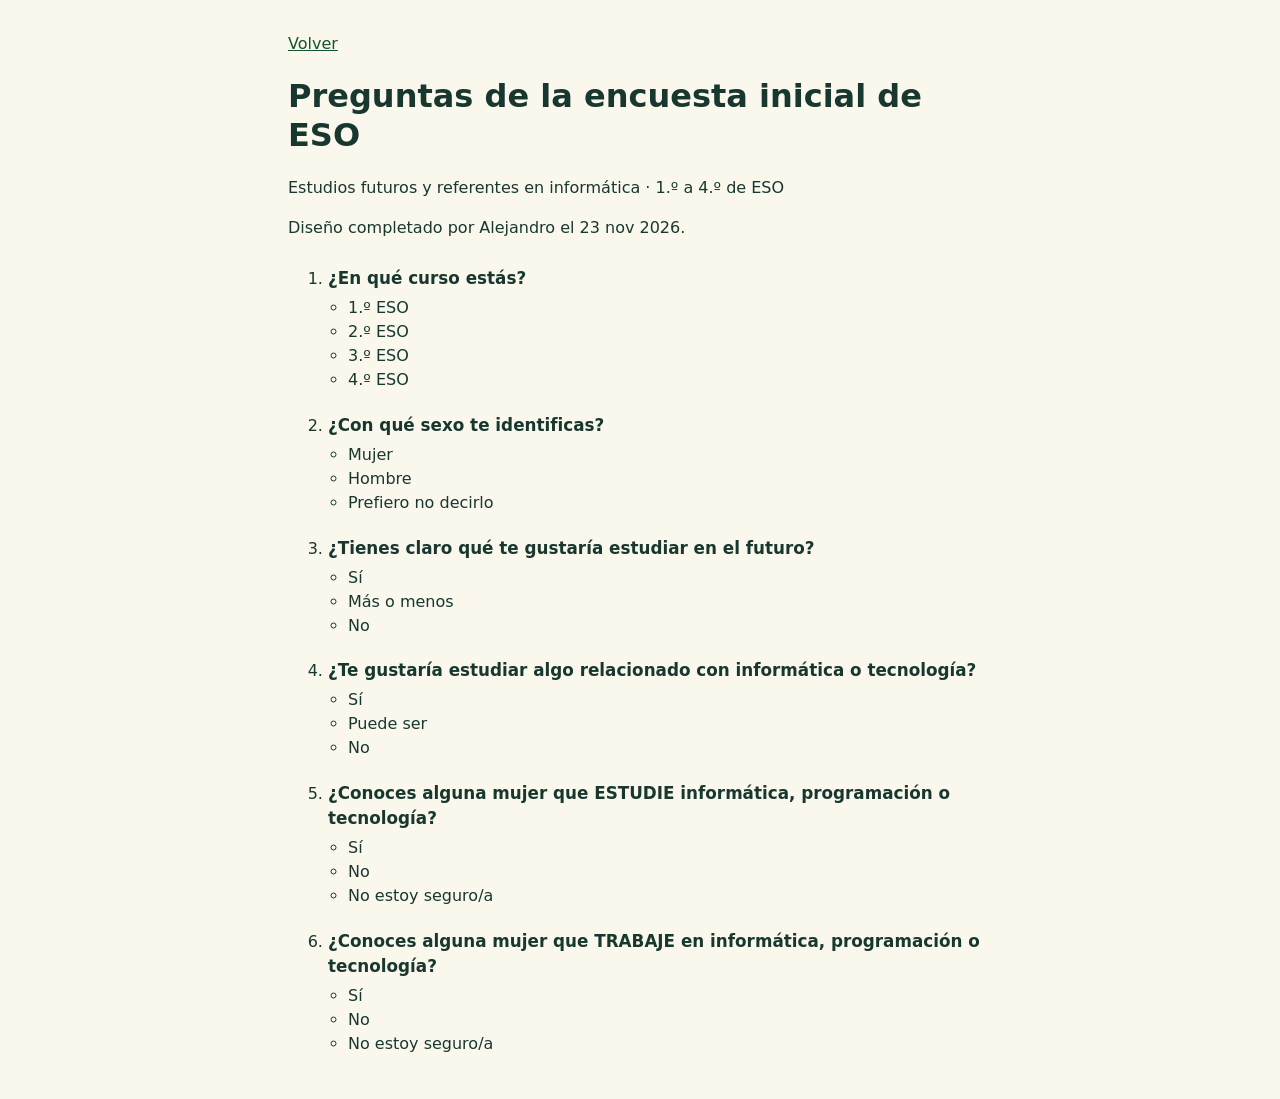
<file: encuesta-inicial-eso.html>
<!doctype html>
<html lang="es">
<head>
<meta charset="utf-8">
<meta name="viewport" content="width=device-width, initial-scale=1">
<title>Preguntas de la encuesta inicial · Erasmus+ FP</title>
<style>
body{font:1rem/1.5 system-ui,sans-serif;background:#faf7ed;color:#18382f;margin:2rem auto;padding:0 1rem;max-width:44rem}
a{color:#14532d}h1{line-height:1.2}h2{font-size:1.05rem;margin:0 0 .3rem}ol>li{padding:.65rem 0}ul{padding-inline-start:1.25rem}
</style>
<script defer src="volver.js"></script>
</head>
<body>
<main>
<p><a id="volver" href="./#apartado-7/actividad-1">Volver</a></p>
<h1>Preguntas de la encuesta inicial de ESO</h1>
<p>Estudios futuros y referentes en informática · 1.º a 4.º de ESO</p>
<p>Diseño completado por Alejandro el <time datetime="2026-11-23">23 nov 2026</time>.</p>
<ol>
<li><h2>¿En qué curso estás?</h2><ul><li>1.º ESO</li><li>2.º ESO</li><li>3.º ESO</li><li>4.º ESO</li></ul></li>
<li><h2>¿Con qué sexo te identificas?</h2><ul><li>Mujer</li><li>Hombre</li><li>Prefiero no decirlo</li></ul></li>
<li><h2>¿Tienes claro qué te gustaría estudiar en el futuro?</h2><ul><li>Sí</li><li>Más o menos</li><li>No</li></ul></li>
<li><h2>¿Te gustaría estudiar algo relacionado con informática o tecnología?</h2><ul><li>Sí</li><li>Puede ser</li><li>No</li></ul></li>
<li><h2>¿Conoces alguna mujer que ESTUDIE informática, programación o tecnología?</h2><ul><li>Sí</li><li>No</li><li>No estoy seguro/a</li></ul></li>
<li><h2>¿Conoces alguna mujer que TRABAJE en informática, programación o tecnología?</h2><ul><li>Sí</li><li>No</li><li>No estoy seguro/a</li></ul></li>
</ol>
</main>
</body>
</html>
</file>
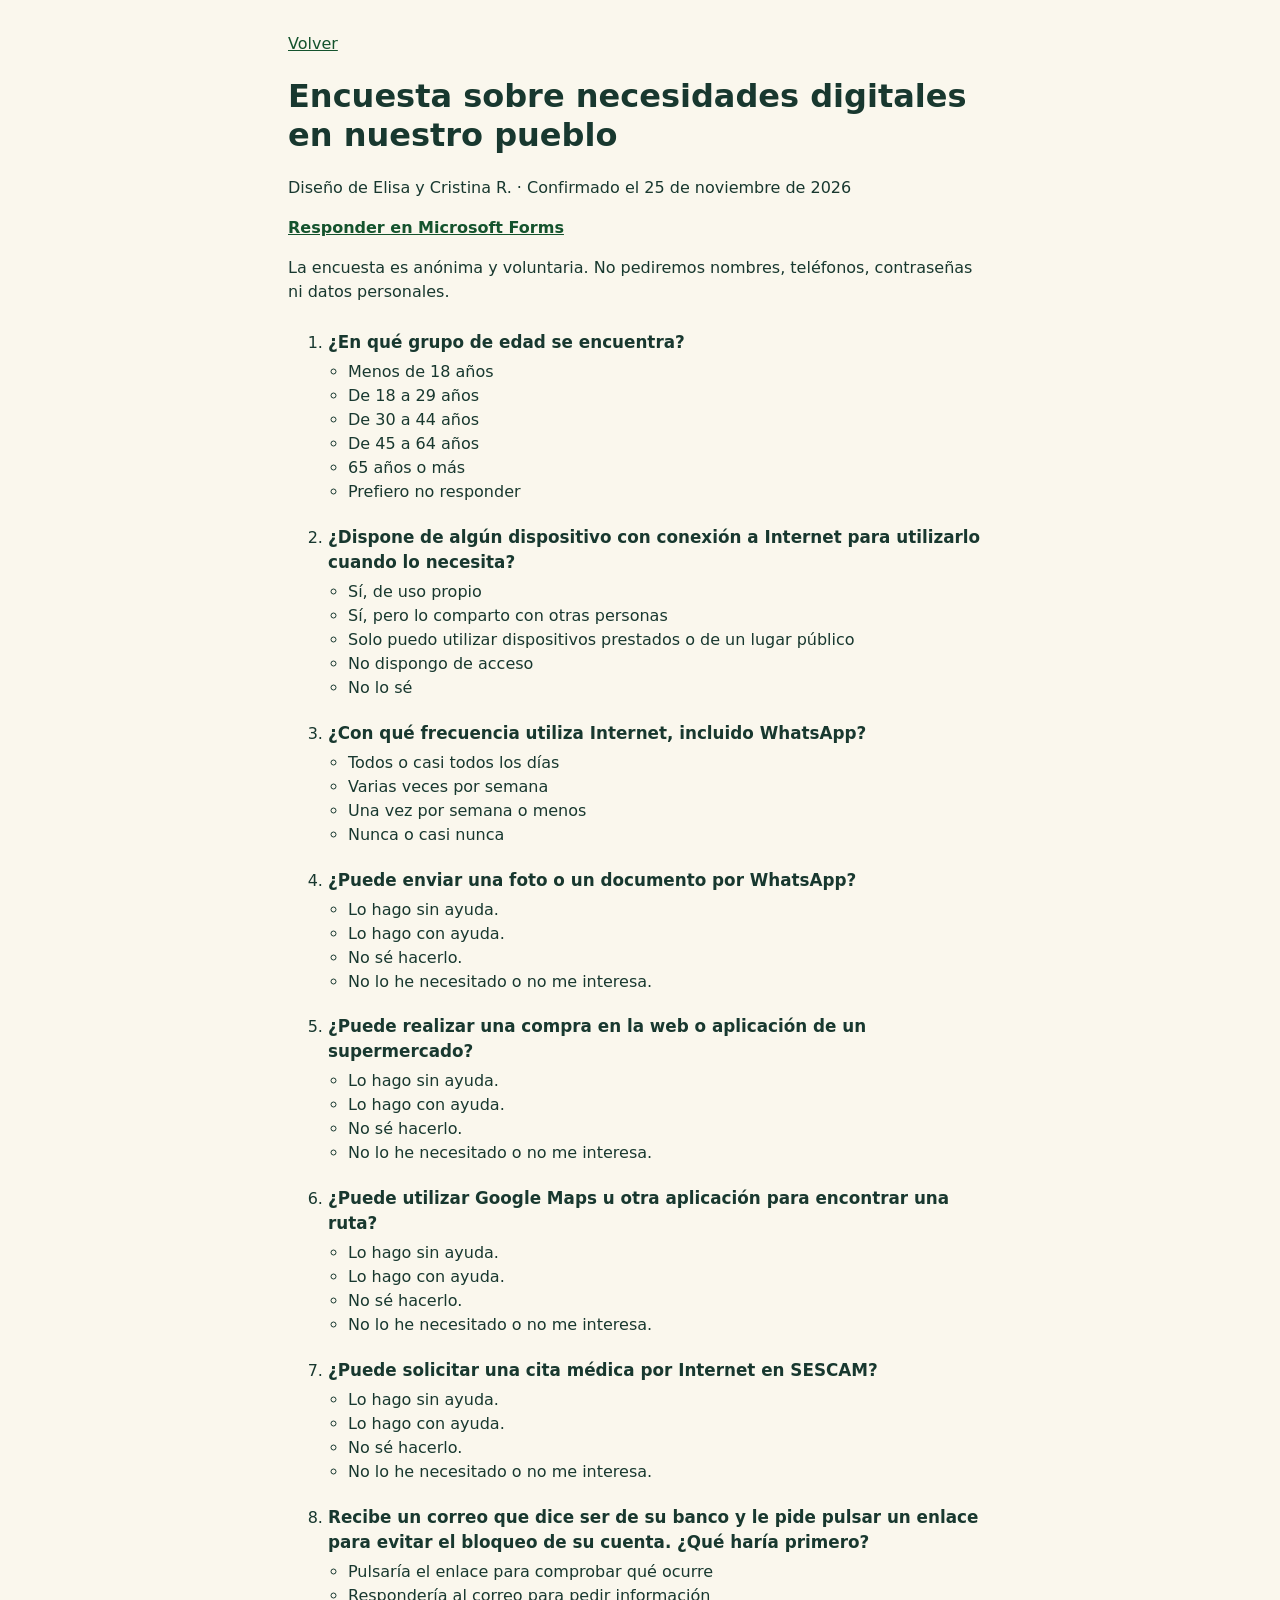
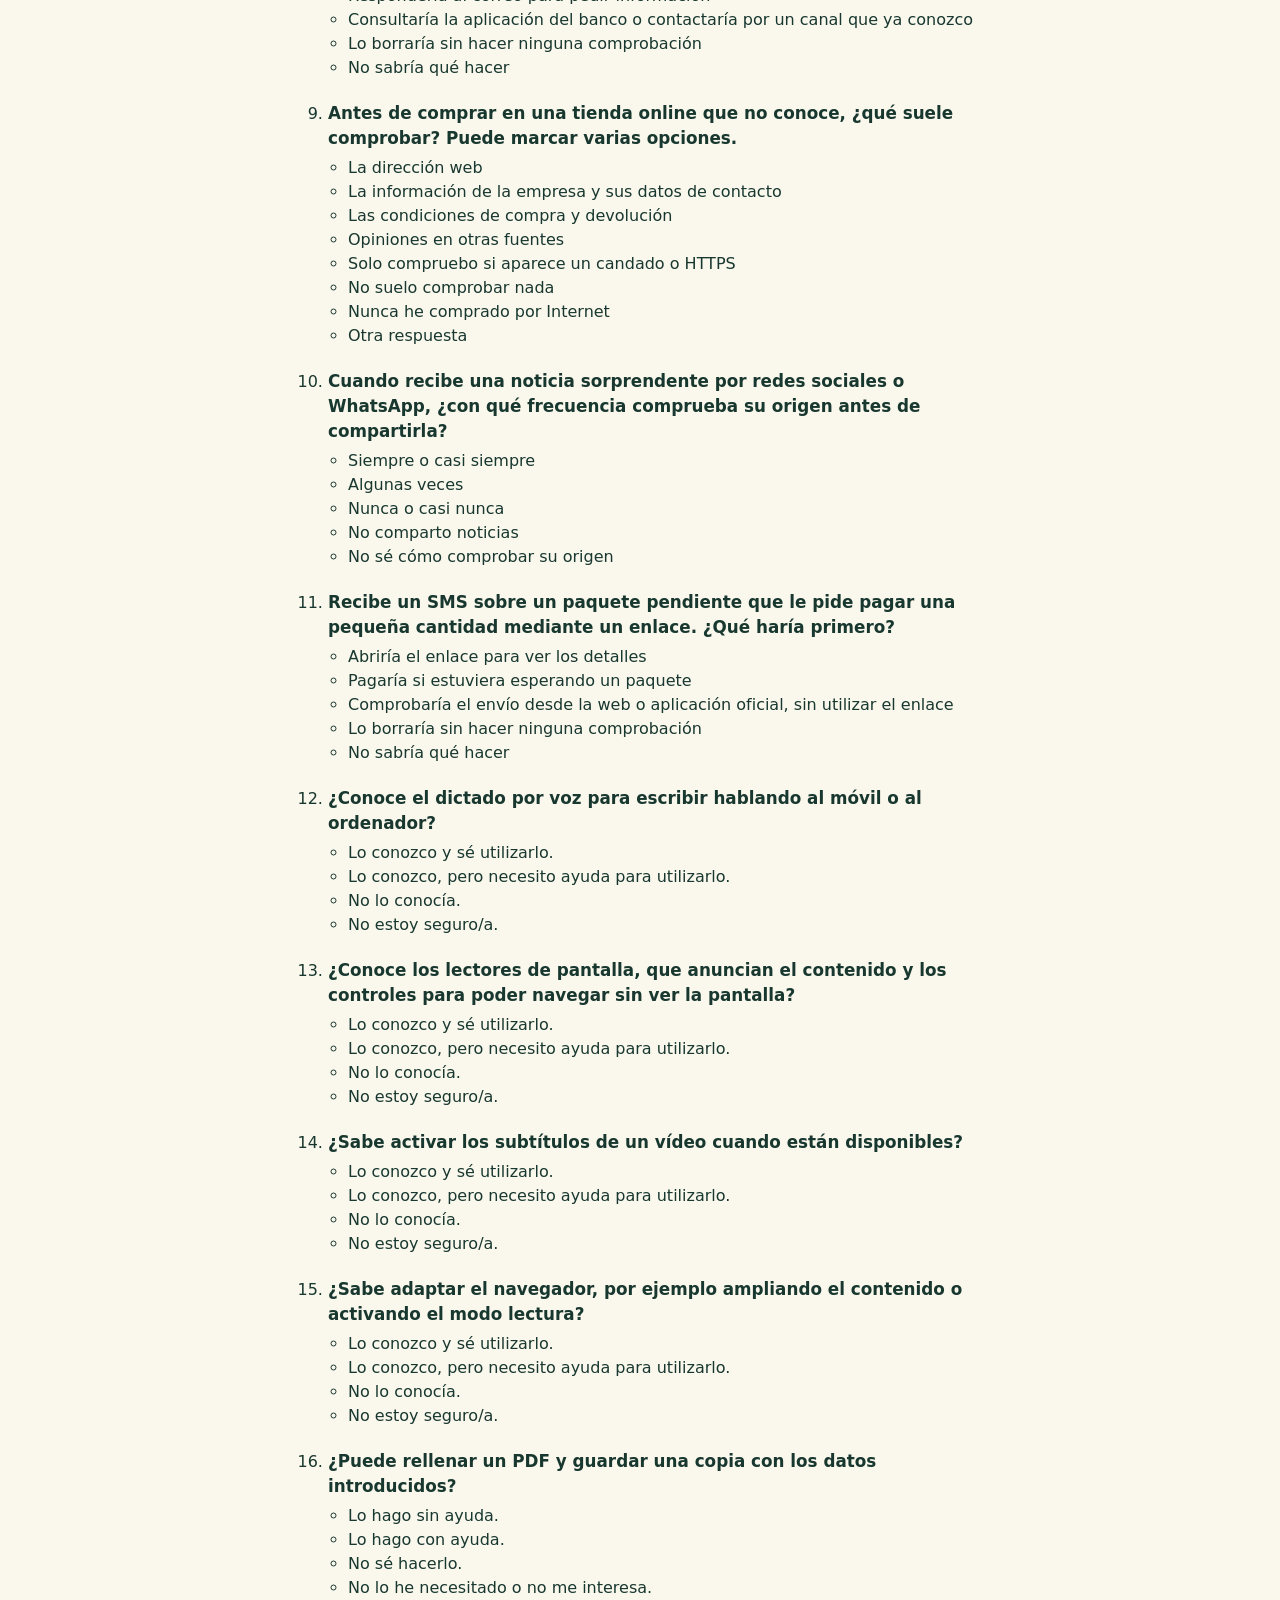
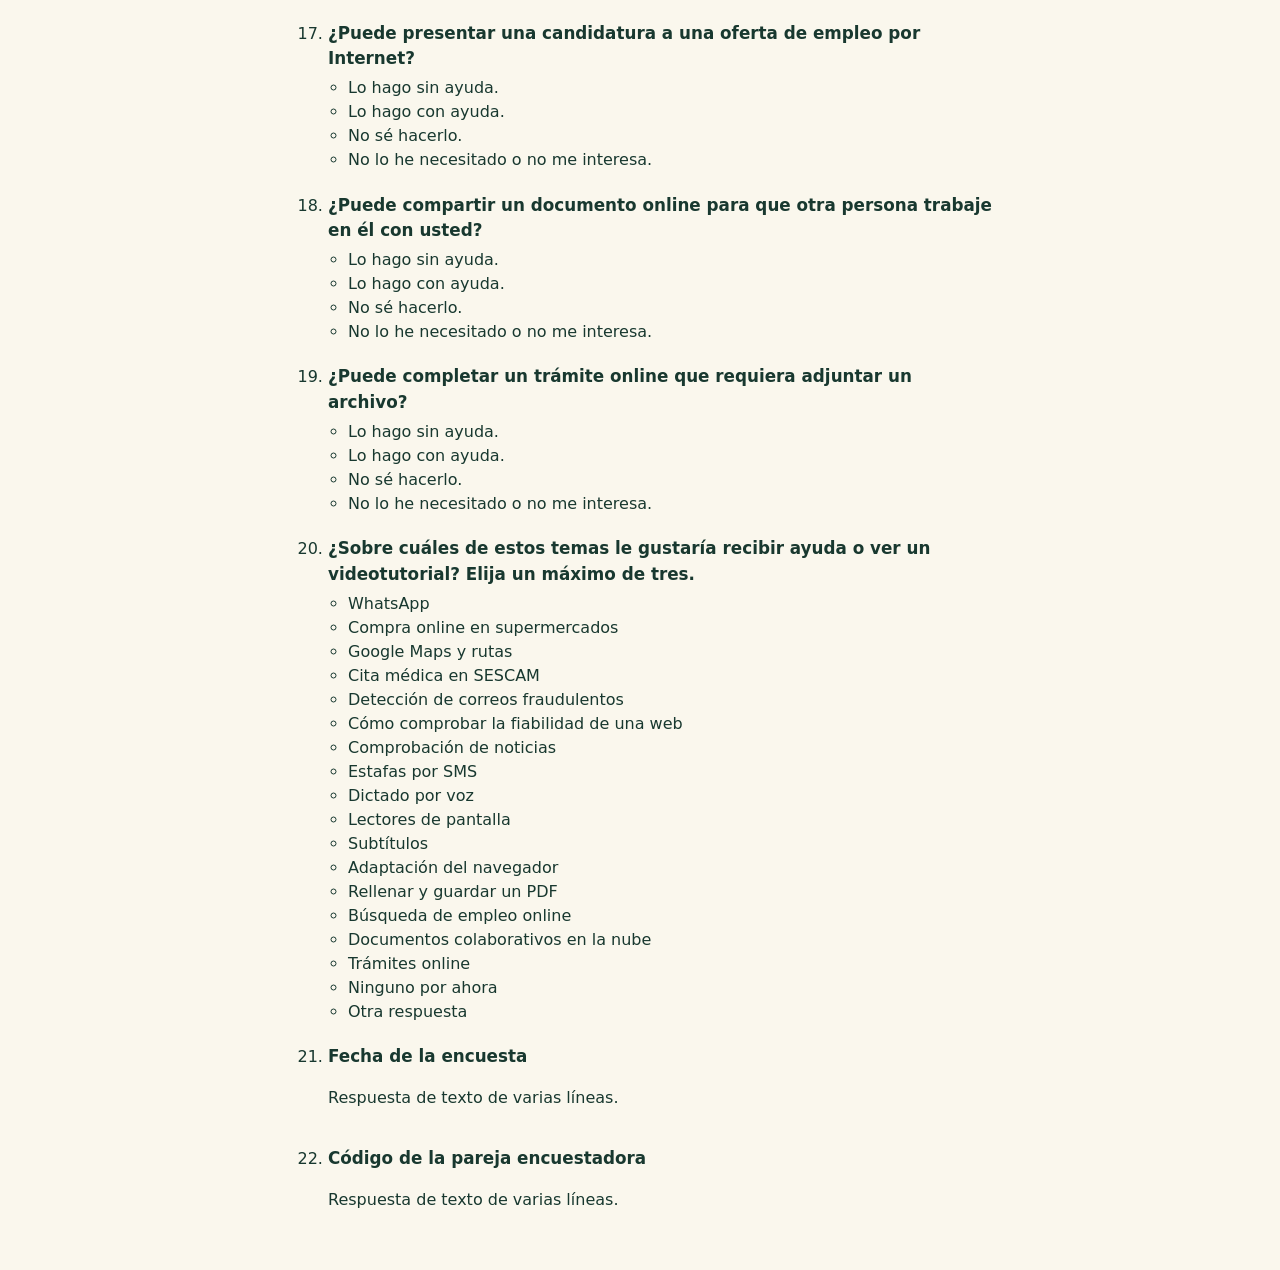
<file: encuesta-necesidades-digitales.html>
<!doctype html>
<html lang="es">
<head>
<meta charset="utf-8">
<meta name="viewport" content="width=device-width, initial-scale=1">
<title>Encuesta sobre necesidades digitales en nuestro pueblo · Erasmus+ FP</title>
<style>
body{font:1rem/1.5 system-ui,sans-serif;background:#faf7ed;color:#18382f;margin:2rem auto;padding:0 1rem;max-width:44rem}
a{color:#14532d}a:focus-visible{outline:2px solid currentColor;outline-offset:3px}
h1{line-height:1.2}h2{font-size:1.05rem;margin:0 0 .3rem}ol>li{padding:.65rem 0}ul{padding-inline-start:1.25rem}
</style>
<script defer src="volver.js"></script>
</head>
<body>
<main>
<p><a id="volver" href="./#apartado-1/actividad-2">Volver</a></p>
<h1>Encuesta sobre necesidades digitales en nuestro pueblo</h1>
<p>Diseño de Elisa y Cristina R. · Confirmado el <time datetime="2026-11-25">25 de noviembre de 2026</time></p>
<p><strong><a href="https://forms.cloud.microsoft/e/BiqUDZMaRS">Responder en Microsoft Forms</a></strong></p>
<p>La encuesta es anónima y voluntaria. No pediremos nombres, teléfonos, contraseñas ni datos personales.</p>
<ol>
  <li>
    <h2>¿En qué grupo de edad se encuentra?</h2>
    <ul>
      <li>Menos de 18 años</li>
      <li>De 18 a 29 años</li>
      <li>De 30 a 44 años</li>
      <li>De 45 a 64 años</li>
      <li>65 años o más</li>
      <li>Prefiero no responder</li>
    </ul>
  </li>
  <li>
    <h2>¿Dispone de algún dispositivo con conexión a Internet para utilizarlo cuando lo necesita?</h2>
    <ul>
      <li>Sí, de uso propio</li>
      <li>Sí, pero lo comparto con otras personas</li>
      <li>Solo puedo utilizar dispositivos prestados o de un lugar público</li>
      <li>No dispongo de acceso</li>
      <li>No lo sé</li>
    </ul>
  </li>
  <li>
    <h2>¿Con qué frecuencia utiliza Internet, incluido WhatsApp?</h2>
    <ul>
      <li>Todos o casi todos los días</li>
      <li>Varias veces por semana</li>
      <li>Una vez por semana o menos</li>
      <li>Nunca o casi nunca</li>
    </ul>
  </li>
  <li>
    <h2>¿Puede enviar una foto o un documento por WhatsApp?</h2>
    <ul>
      <li>Lo hago sin ayuda.</li>
      <li>Lo hago con ayuda.</li>
      <li>No sé hacerlo.</li>
      <li>No lo he necesitado o no me interesa.</li>
    </ul>
  </li>
  <li>
    <h2>¿Puede realizar una compra en la web o aplicación de un supermercado?</h2>
    <ul>
      <li>Lo hago sin ayuda.</li>
      <li>Lo hago con ayuda.</li>
      <li>No sé hacerlo.</li>
      <li>No lo he necesitado o no me interesa.</li>
    </ul>
  </li>
  <li>
    <h2>¿Puede utilizar Google Maps u otra aplicación para encontrar una ruta?</h2>
    <ul>
      <li>Lo hago sin ayuda.</li>
      <li>Lo hago con ayuda.</li>
      <li>No sé hacerlo.</li>
      <li>No lo he necesitado o no me interesa.</li>
    </ul>
  </li>
  <li>
    <h2>¿Puede solicitar una cita médica por Internet en SESCAM?</h2>
    <ul>
      <li>Lo hago sin ayuda.</li>
      <li>Lo hago con ayuda.</li>
      <li>No sé hacerlo.</li>
      <li>No lo he necesitado o no me interesa.</li>
    </ul>
  </li>
  <li>
    <h2>Recibe un correo que dice ser de su banco y le pide pulsar un enlace para evitar el bloqueo de su cuenta. ¿Qué haría primero?</h2>
    <ul>
      <li>Pulsaría el enlace para comprobar qué ocurre</li>
      <li>Respondería al correo para pedir información</li>
      <li>Consultaría la aplicación del banco o contactaría por un canal que ya conozco</li>
      <li>Lo borraría sin hacer ninguna comprobación</li>
      <li>No sabría qué hacer</li>
    </ul>
  </li>
  <li>
    <h2>Antes de comprar en una tienda online que no conoce, ¿qué suele comprobar? Puede marcar varias opciones.</h2>
    <ul>
      <li>La dirección web</li>
      <li>La información de la empresa y sus datos de contacto</li>
      <li>Las condiciones de compra y devolución</li>
      <li>Opiniones en otras fuentes</li>
      <li>Solo compruebo si aparece un candado o HTTPS</li>
      <li>No suelo comprobar nada</li>
      <li>Nunca he comprado por Internet</li>
      <li>Otra respuesta</li>
    </ul>
  </li>
  <li>
    <h2>Cuando recibe una noticia sorprendente por redes sociales o WhatsApp, ¿con qué frecuencia comprueba su origen antes de compartirla?</h2>
    <ul>
      <li>Siempre o casi siempre</li>
      <li>Algunas veces</li>
      <li>Nunca o casi nunca</li>
      <li>No comparto noticias</li>
      <li>No sé cómo comprobar su origen</li>
    </ul>
  </li>
  <li>
    <h2>Recibe un SMS sobre un paquete pendiente que le pide pagar una pequeña cantidad mediante un enlace. ¿Qué haría primero?</h2>
    <ul>
      <li>Abriría el enlace para ver los detalles</li>
      <li>Pagaría si estuviera esperando un paquete</li>
      <li>Comprobaría el envío desde la web o aplicación oficial, sin utilizar el enlace</li>
      <li>Lo borraría sin hacer ninguna comprobación</li>
      <li>No sabría qué hacer</li>
    </ul>
  </li>
  <li>
    <h2>¿Conoce el dictado por voz para escribir hablando al móvil o al ordenador?</h2>
    <ul>
      <li>Lo conozco y sé utilizarlo.</li>
      <li>Lo conozco, pero necesito ayuda para utilizarlo.</li>
      <li>No lo conocía.</li>
      <li>No estoy seguro/a.</li>
    </ul>
  </li>
  <li>
    <h2>¿Conoce los lectores de pantalla, que anuncian el contenido y los controles para poder navegar sin ver la pantalla?</h2>
    <ul>
      <li>Lo conozco y sé utilizarlo.</li>
      <li>Lo conozco, pero necesito ayuda para utilizarlo.</li>
      <li>No lo conocía.</li>
      <li>No estoy seguro/a.</li>
    </ul>
  </li>
  <li>
    <h2>¿Sabe activar los subtítulos de un vídeo cuando están disponibles?</h2>
    <ul>
      <li>Lo conozco y sé utilizarlo.</li>
      <li>Lo conozco, pero necesito ayuda para utilizarlo.</li>
      <li>No lo conocía.</li>
      <li>No estoy seguro/a.</li>
    </ul>
  </li>
  <li>
    <h2>¿Sabe adaptar el navegador, por ejemplo ampliando el contenido o activando el modo lectura?</h2>
    <ul>
      <li>Lo conozco y sé utilizarlo.</li>
      <li>Lo conozco, pero necesito ayuda para utilizarlo.</li>
      <li>No lo conocía.</li>
      <li>No estoy seguro/a.</li>
    </ul>
  </li>
  <li>
    <h2>¿Puede rellenar un PDF y guardar una copia con los datos introducidos?</h2>
    <ul>
      <li>Lo hago sin ayuda.</li>
      <li>Lo hago con ayuda.</li>
      <li>No sé hacerlo.</li>
      <li>No lo he necesitado o no me interesa.</li>
    </ul>
  </li>
  <li>
    <h2>¿Puede presentar una candidatura a una oferta de empleo por Internet?</h2>
    <ul>
      <li>Lo hago sin ayuda.</li>
      <li>Lo hago con ayuda.</li>
      <li>No sé hacerlo.</li>
      <li>No lo he necesitado o no me interesa.</li>
    </ul>
  </li>
  <li>
    <h2>¿Puede compartir un documento online para que otra persona trabaje en él con usted?</h2>
    <ul>
      <li>Lo hago sin ayuda.</li>
      <li>Lo hago con ayuda.</li>
      <li>No sé hacerlo.</li>
      <li>No lo he necesitado o no me interesa.</li>
    </ul>
  </li>
  <li>
    <h2>¿Puede completar un trámite online que requiera adjuntar un archivo?</h2>
    <ul>
      <li>Lo hago sin ayuda.</li>
      <li>Lo hago con ayuda.</li>
      <li>No sé hacerlo.</li>
      <li>No lo he necesitado o no me interesa.</li>
    </ul>
  </li>
  <li>
    <h2>¿Sobre cuáles de estos temas le gustaría recibir ayuda o ver un videotutorial? Elija un máximo de tres.</h2>
    <ul>
      <li>WhatsApp</li>
      <li>Compra online en supermercados</li>
      <li>Google Maps y rutas</li>
      <li>Cita médica en SESCAM</li>
      <li>Detección de correos fraudulentos</li>
      <li>Cómo comprobar la fiabilidad de una web</li>
      <li>Comprobación de noticias</li>
      <li>Estafas por SMS</li>
      <li>Dictado por voz</li>
      <li>Lectores de pantalla</li>
      <li>Subtítulos</li>
      <li>Adaptación del navegador</li>
      <li>Rellenar y guardar un PDF</li>
      <li>Búsqueda de empleo online</li>
      <li>Documentos colaborativos en la nube</li>
      <li>Trámites online</li>
      <li>Ninguno por ahora</li>
      <li>Otra respuesta</li>
    </ul>
  </li>
  <li>
    <h2>Fecha de la encuesta</h2>
    <p>Respuesta de texto de varias líneas.</p>
  </li>
  <li>
    <h2>Código de la pareja encuestadora</h2>
    <p>Respuesta de texto de varias líneas.</p>
  </li>
</ol>
</main>
</body>
</html>
</file>
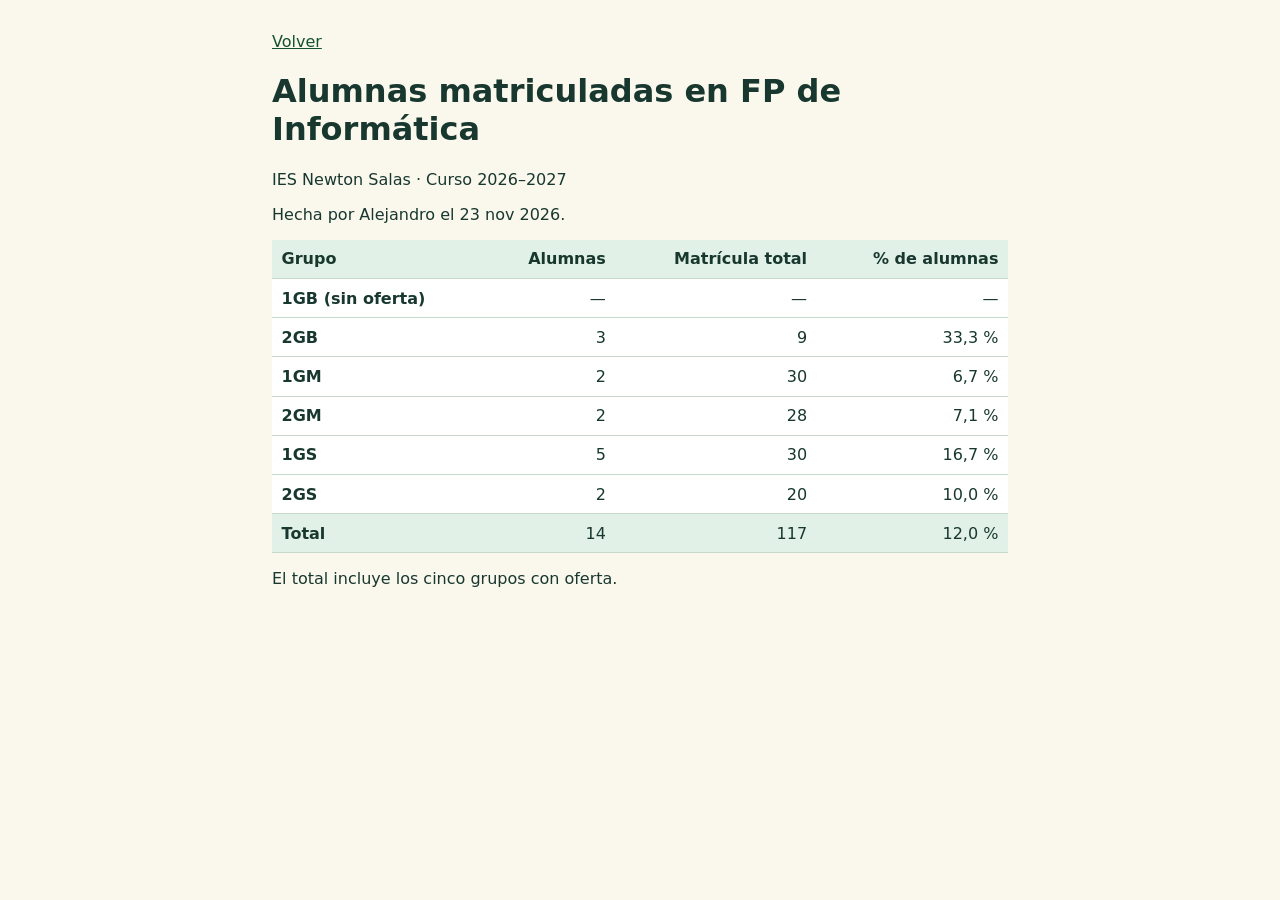
<file: estadisticas-alumnas.html>
<!doctype html>
<html lang="es"><meta charset="utf-8"><meta name="viewport" content="width=device-width,initial-scale=1">
<title>Alumnas matriculadas · Erasmus+ FP</title><style>body{font:1rem system-ui,sans-serif;background:#faf7ed;color:#18382f;margin:2rem auto;padding:0 1rem;max-width:46rem}table{border-collapse:collapse;width:100%;background:white}th,td{padding:.6rem;border-bottom:1px solid #c7d8cc;text-align:right}th:first-child{text-align:left}thead,tfoot{background:#e2f1e7}a{color:#14532d}</style>
<script defer src="volver.js"></script>
<main><p><a id="volver" href="./#apartado-7/actividad-2">Volver</a></p><h1>Alumnas matriculadas en FP de Informática</h1>
<p>IES Newton Salas · Curso 2026–2027</p><p>Hecha por Alejandro el <time datetime="2026-11-23">23 nov 2026</time>.</p>
<table><thead><tr><th scope="col">Grupo</th><th scope="col">Alumnas</th><th scope="col">Matrícula total</th><th scope="col">% de alumnas</th></tr></thead><tbody>
<tr><th scope="row">1GB (sin oferta)</th><td>—</td><td>—</td><td>—</td></tr>
<tr><th scope="row">2GB</th><td>3</td><td>9</td><td>33,3 %</td></tr>
<tr><th scope="row">1GM</th><td>2</td><td>30</td><td>6,7 %</td></tr>
<tr><th scope="row">2GM</th><td>2</td><td>28</td><td>7,1 %</td></tr>
<tr><th scope="row">1GS</th><td>5</td><td>30</td><td>16,7 %</td></tr>
<tr><th scope="row">2GS</th><td>2</td><td>20</td><td>10,0 %</td></tr>
</tbody><tfoot><tr><th scope="row">Total</th><td>14</td><td>117</td><td>12,0 %</td></tr></tfoot></table>
<p>El total incluye los cinco grupos con oferta.</p></main></html>
</file>
